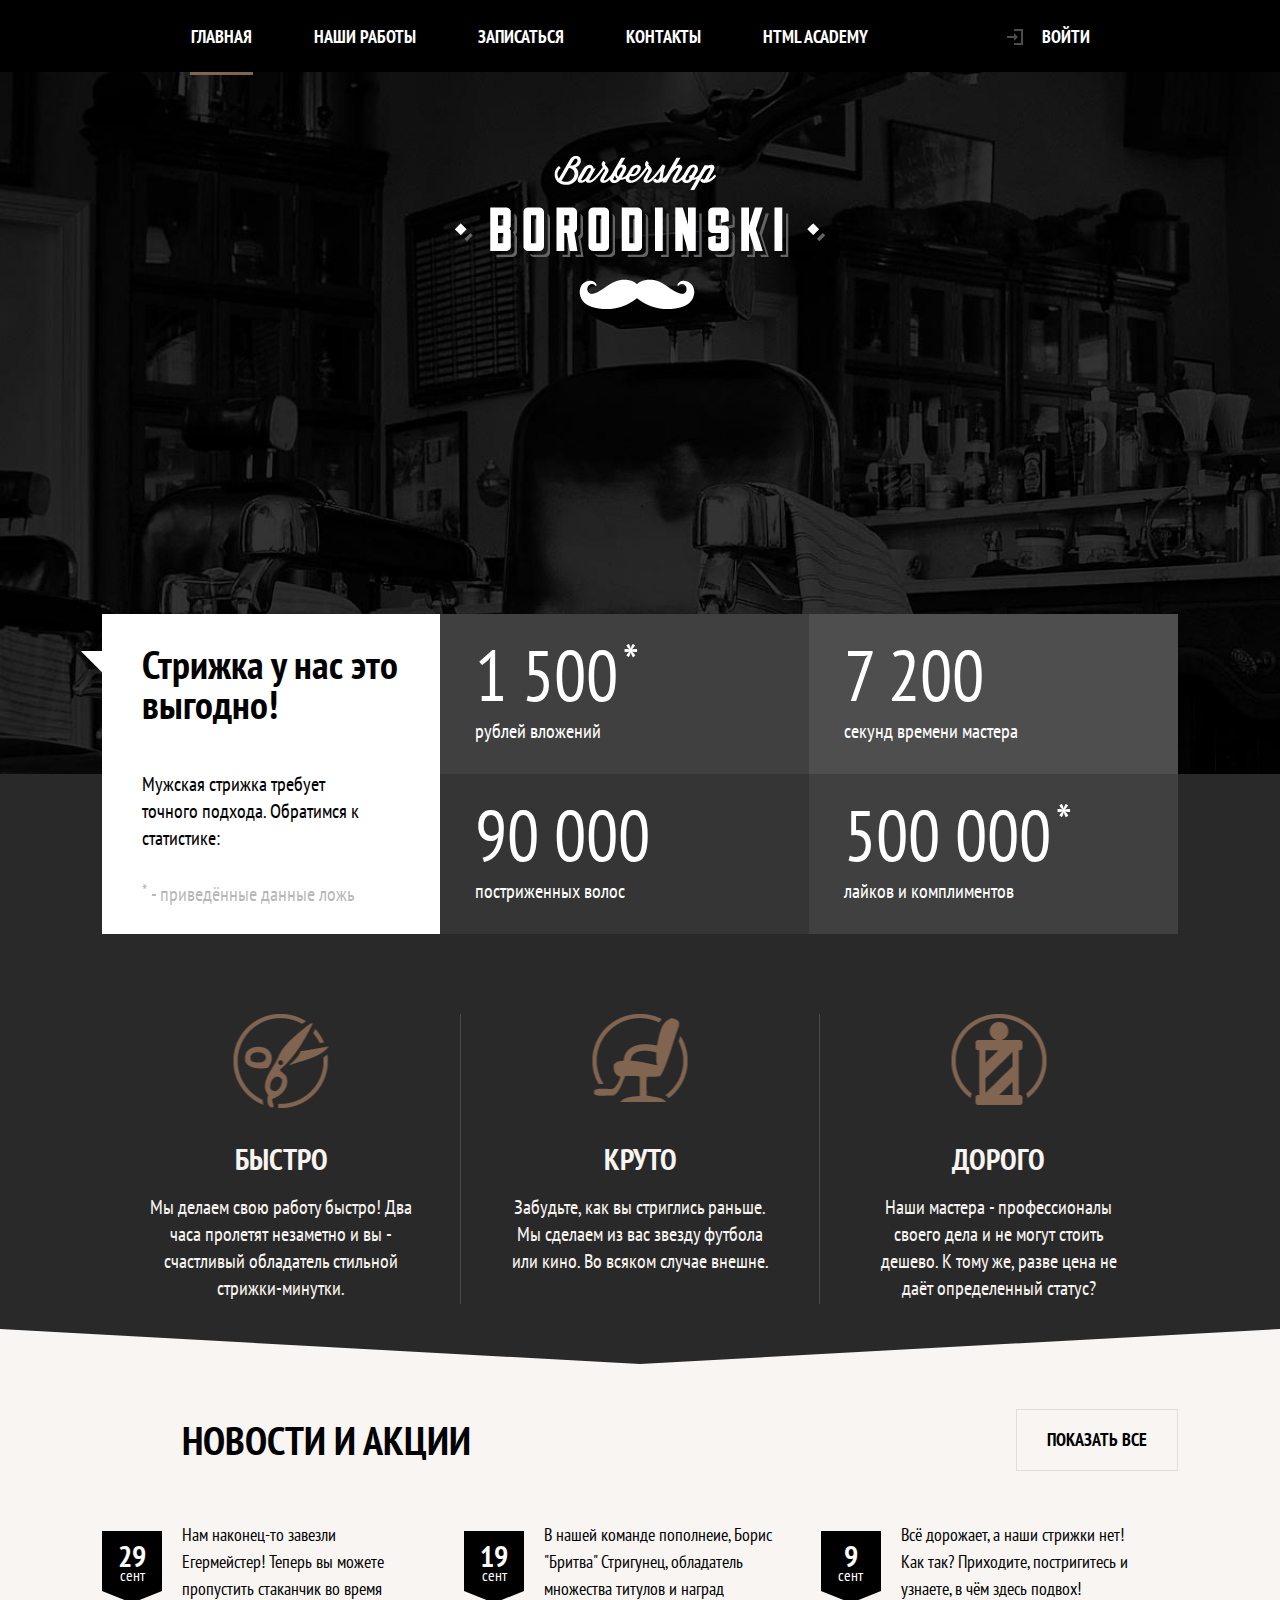
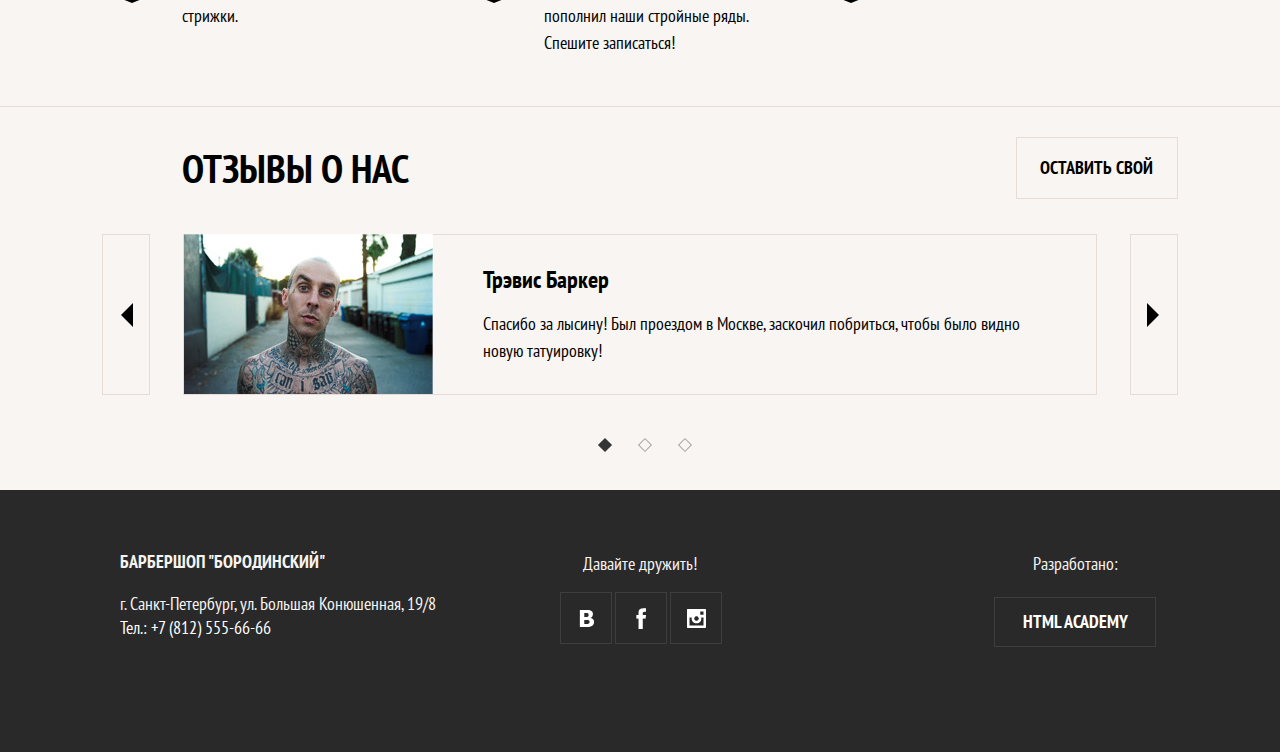
<file: index.html>
<!DOCTYPE html>
<html lang="ru">
<head>
	<meta charset="UTF-8">
	<title>Document</title>
	<meta name="viewport" content="width=device-width, initial-scale=1.0">
	<meta name="format-detection" content="telephone=no">
	<link rel="stylesheet" href="css/style.css">
	<link rel="stylesheet" href="css/normalize.css">
</head>
<body>
	<header class="page-header">
		<a class="page-header__logo">
			<picture>
					<source media="(min-width: 1200px)" srcset="img/logotype-desktop.png">
				<source media="(min-width: 768px)" srcset="img/logotype-tablet.png">
				<img src="img/logotype-mobile.png" width="226" height="30" alt="Барбершоп Бородинский">
			</picture>
		</a>
		<nav class="main-nav main-nav--closed main-nav--nojs">
			<button class="main-nav__toggle" type="button"><span class="visually-hidden">Открыть меню</span></button>
			<div class="main-nav__wrapper">
				<ul class="main-nav__list site-list">
					<li class="site-list__item site-list__item--active">
						<a>Главная</a>
					</li>
					<li class="site-list__item">
						<a href="photo.html">Наши работы</a>
					</li>
					<li class="site-list__item">
						<a href="form.html">Записаться</a>
					</li>
					<li class="site-list__item">
						<a href="#">Контакты</a>
					</li>
					<li class="site-list__item">
						<a href="#">HTML Academy</a>
					</li>
				</ul>
				<ul class="main-nav__list user-list">
					<li class="user-list__item">
						<a href="login.html" class="user-list__login">
							<svg class="user-list__login-icon" width="16" height="16" xmlns="http://www.w3.org/2000/svg" viewBox="0 0 16 16">
							<polygon points="0 7 7.01 7 7.01 4.06 10.96 8.01 7.01 11.91 7.01 9.06 0 9.02 0 7"/>
							<polygon points="7.01 0 7.01 2 14.03 2 14.03 13.99 7.01 13.99 7.01 16 16 16 16 0 7.01 0"/>
							</svg>
							Войти
						</a>
					</li>
				</ul>
			</div>
		</nav>
	</header>
	<main class="page-main">
		<h1 class="visually-hidden">Барбершоп Бородинский</h1>
		<section class="stats">
			<header class="stats__header">
				<h2 class="visually-hidden">Статистика Барбершопа</h2>
				<b class="stats__slogan">Стрижка у нас это выгодно!</b>
				<p class="stats__intro">Мужская стрижка требует точного подхода. Обратимся к статистике:</p>
				<small class="stats__legend stats__legend--top">
					<sup>*</sup> - приведённые данные ложь
				</small>
			</header>
			<table class="stats__list">
				<tr>
					<td class="stats__value">
						1 500<sup>*</sup>
					</td>
					<td class="stats__field">
						рублей<br> вложений
					</td>
				</tr>
				<tr>
					<td class="stats__value">
						7 200
					</td>
					<td class="stats__field">
						секунд<br> времени мастера
					</td>
				</tr>
				<tr>
					<td class="stats__value">
						90 000
					</td>
					<td class="stats__field">
						постриженных<br> волос
					</td>
				</tr>
				<tr>
					<td class="stats__value">
						500 000<sup>*</sup>
					</td>
					<td class="stats__field">
						лайков<br> и комплиментов
					</td>
				</tr>
			</table>
			<small class="stats__legend stats__legend--bottom">
					<sup>*</sup> - приведённые данные ложь
				</small>
		</section>
		<section class="advantages">
			<div class="advantages__wrapper slider">
				<h2 class="visually-hidden">Наши преимущества</h2>
				<ul class="advantages__list slider__list">
					<li class="advantages__item advantages__item--fast slider__item">
						<h3 class="advantages__title">
							Быстро
						</h3>
						<p class="advantages__description">
							Мы делаем свою работу быстро! Два часа пролетят незаметно и вы - счастливый обладатель стильной стрижки-минутки.
						</p>
					</li>
					<li class="advantages__item advantages__item--cool slider__item">
						<h3 class="advantages__title">
							Круто
						</h3>
						<p class="advantages__description">
							Забудьте, как вы стриглись раньше. Мы сделаем из вас звезду футбола или кино. Во всяком случае внешне.
						</p>
					</li>
					<li class="advantages__item advantages__item--price slider__item">
						<h3 class="advantages__title">
							Дорого
						</h3>
						<p class="advantages__description">
							Наши мастера - профессионалы своего дела и не могут стоить дешево. К тому же, разве цена не даёт определенный статус?
						</p>
					</li>
				</ul>
				<p class="advantages__toggles slider__toggles">
					<button class="slider__toggle slider__toggle--active" type="button"><span class="visually-hidden">1</span></button>
					<button class="slider__toggle" type="button"><span class="visually-hidden">2</span></button>
					<button class="slider__toggle" type="button"><span class="visually-hidden">3</span></button>
				</p>
			</div>
		</section>
		<section class="news">
			<div class="news__wrapper">
				<h2 class="news__title">Новости и акции</h2>
				<ul class="news__list">
					<li class="news__item">
						<time class="news__date" datetime="2019-09-29">
							<b class="news__day">29</b>
							<span class="news__month">сент</span>
						</time>
						<p class="news__text"><a href="#" class="news__link">Нам наконец-то завезли Егермейстер! Теперь вы можете пропустить стаканчик во время стрижки.</a></p>
					</li>
					<li class="news__item">
						<time class="news__date" datetime="2019-09-19">
							<b class="news__day">19</b>
							<span class="news__month">сент</span>
						</time>
						<p class="news__text"><a href="#" class="news__link">В нашей команде пополнеие, Борис "Бритва" Стригунец, обладатель множества титулов и наград пополнил наши стройные ряды. Спешите записаться!</a></p>
					</li>
					<li class="news__item">
						<time class="news__date" datetime="2019-09-09">
							<b class="news__day">9</b>
							<span class="news__month">сент</span>
						</time>
						<p class="news__text"><a href="#" class="news__link">Всё дорожает, а наши стрижки нет! Как так? Приходите, постригитесь и узнаете, в чём здесь подвох!</a></p>
					</li>
				</ul>
				<a href="#" class="news__to-all button">Показать все</a>
			</div>
		</section>
		<section class="reviews">
			<div class="reviews__wrapper slider">
				<h2 class="reviews__title">Отзывы о нас</h2>
				<a href="#" class="reviews__write button">Оставить свой</a>
				<div class="reviews__block">
						<div class="reviews__button-prev">
							<button class="reviews__prev" type="button"><span class="visually-hidden">Предыдущий отзыв</span></button>
						</div>
					<div class="reviews__list slider__list">
						<blockquote class="reviews__item slider__item">
							<p class="reviews__author-picture">
								<picture>
										<source media="(min-width: 1200px)" srcset="img/review-1.jpg">
										<source media="(min-width: 768px)" srcset="img/review-1-tablet.jpg">
										<img class="reviews__author-image" src="img/review-1-mobile.jpg" alt="Фото Трэвиса Баркера">
								</picture>
							</p>
							<div class="reviews__text">
								<cite class="reviews__author-name">Трэвис Баркер</cite>
								<p class="reviews__author-text">Спасибо за лысину! Был проездом в Москве, заскочил побриться, чтобы было видно новую татуировку!</p>
							</div>
						</blockquote>
					</div>
					<div class="reviews__button-next">
						<button class="reviews__next" type="button"><span class="visually-hidden">Следующий отзыв</span></button>
					</div>
				</div>
				<p class="reviews__toggles slider__toggles">
					<button class="slider__toggle slider__toggle--active" type="button"><span class="visually-hidden">1</span></button>
					<button class="slider__toggle" type="button"><span class="visually-hidden">2</span></button>
					<button class="slider__toggle" type="button"><span class="visually-hidden">3</span></button>
				</p>
			</div>
		</section>
	</main>
	<footer class="page-footer">
		<div class="page-footer__wrapper">
			<div class="page-footer__contacts contacts">
				<b class="contacts__title">Барбершоп "Бородинский"</b>
				<p class="contacts_text">
					г. Санкт-Петербург, ул. Большая Конюшенная, 19/8
					<a href="tel:+78125556666" class="contacts__phone">
						<span class="contacts__phone-mobile">Тел.:</span> +7 (812) 555-66-66
					</a>
				</p>
			</div>
			<div class="page-footer__social social">
				<b class="social__title">Давайте дружить!</b>
				<ul class="social__list">
					<li class="social__item">
						<a href="#" class="social__link social__link--vkontakte"><span class="visually-hidden">Мы в Вконтакте</span></a>
					</li>
					<li class="social__item">
						<a href="#" class="social__link social__link--facebook"><span class="visually-hidden">Мы в Facebook</span></a>
					</li>
					<li class="social__item">
						<a href="#" class="social__link social__link--instagram"><span class="visually-hidden">Мы в Instagram</span></a>
					</li>
				</ul>
			</div>
			<div class="page-footer__copyright copyright">
				<div class="copyright__block">
					<b class="copyright__text">Разработано:</b>
					<a href="#" class="button copyright__link">HTML Academy</a>
				</div>
			</div>
		</div>
	</footer>
	<script src="js/script.js"></script>
</body>
</html>
</file>
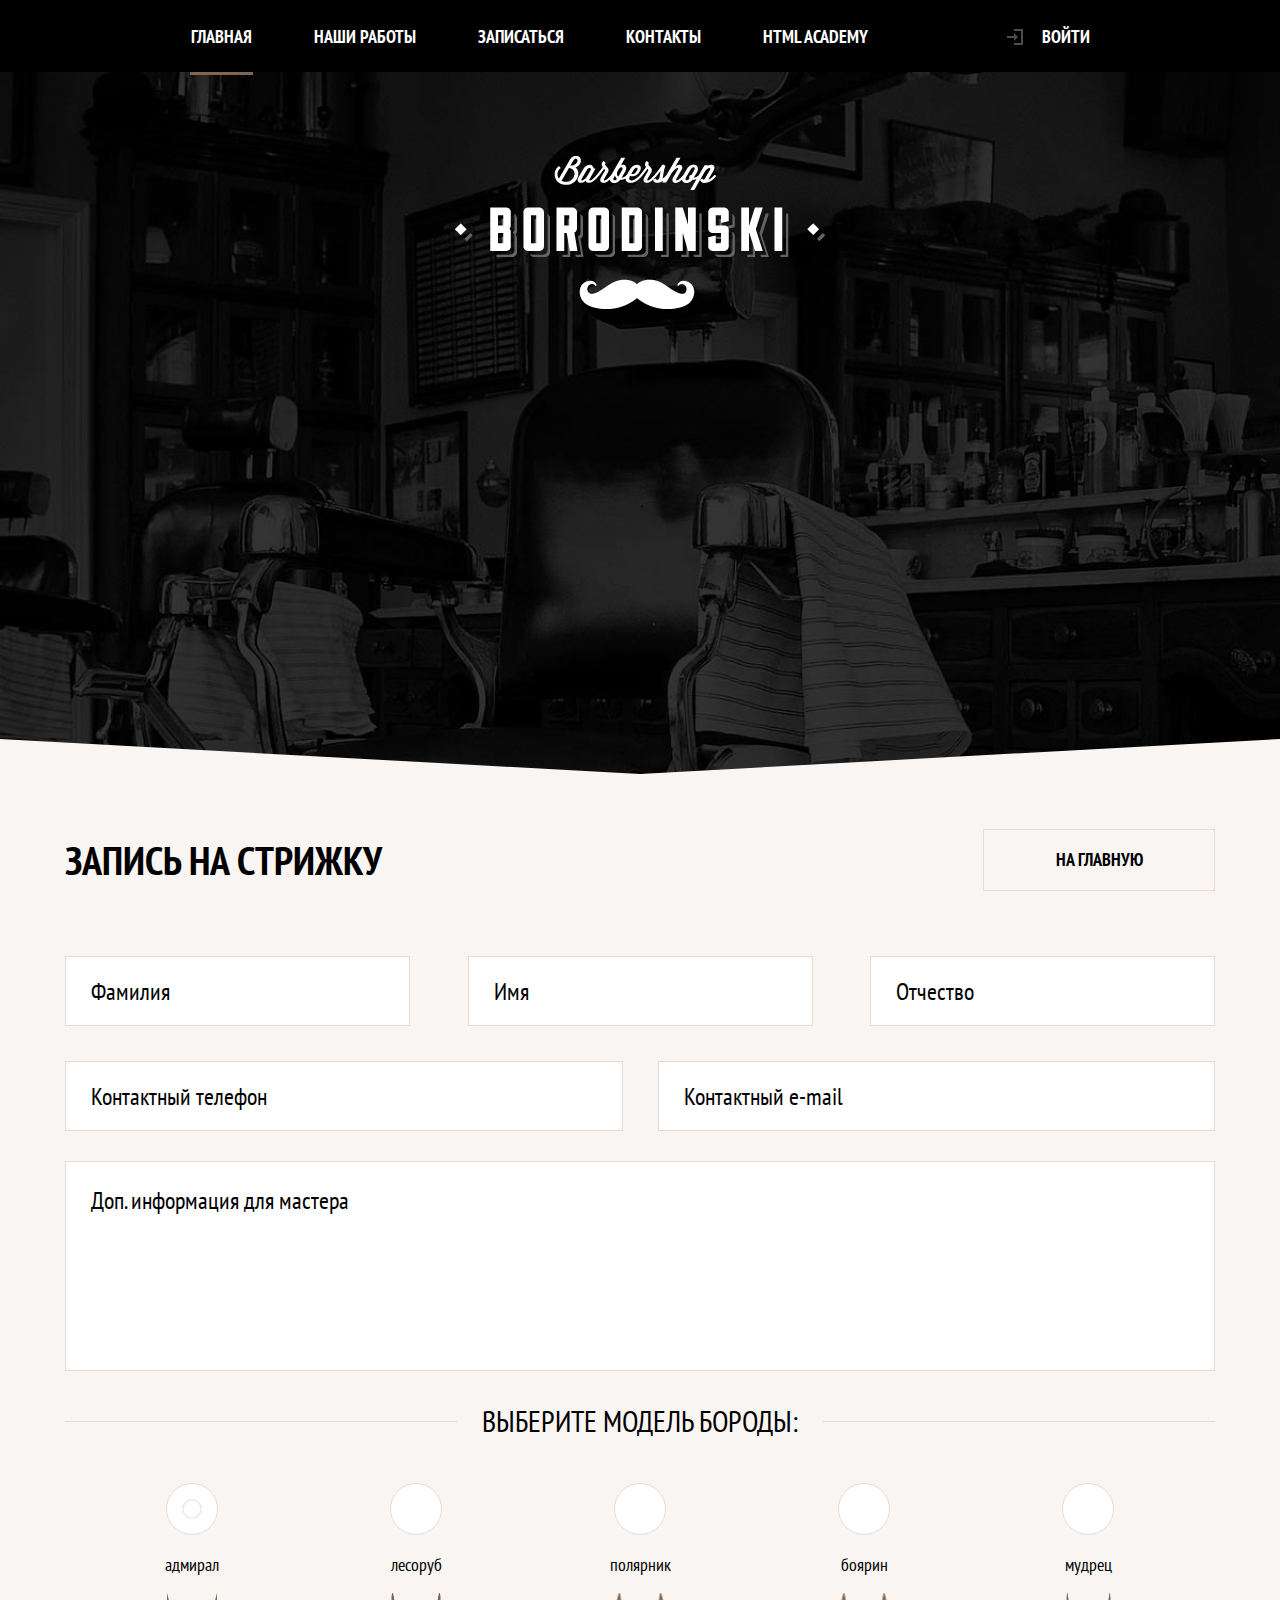
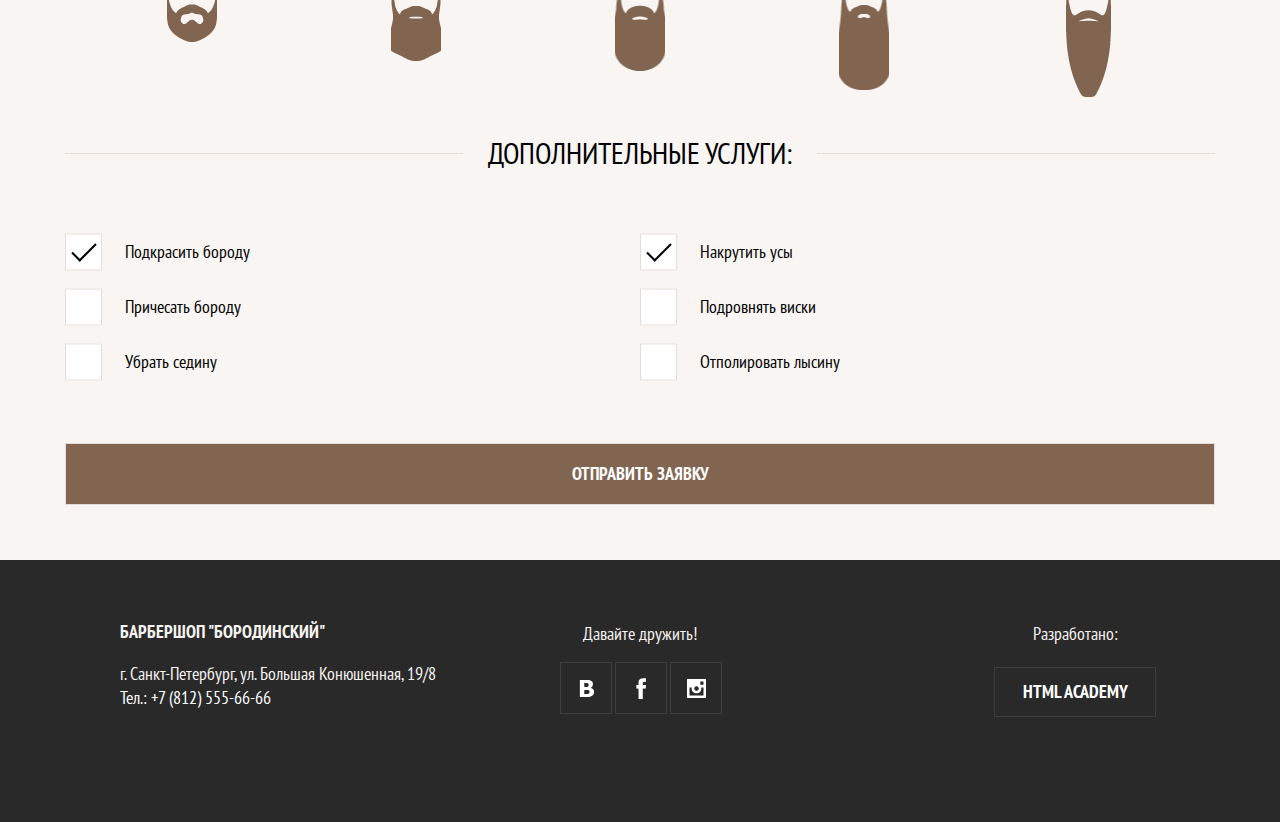
<file: form.html>
<!DOCTYPE html>
<html lang="ru">
<head>
	<meta charset="UTF-8">
	<title>Document</title>
	<meta name="viewport" content="width=device-width, initial-scale=1.0">
	<meta name="format-detection" content="telephone=no">
	<link rel="stylesheet" href="css/style.css">
	<link rel="stylesheet" href="css/normalize.css">
</head>
<body>
	<header class="page-header">
		<a class="page-header__logo">
			<picture>
					<source media="(min-width: 1200px)" srcset="img/logotype-desktop.png">
				<source media="(min-width: 768px)" srcset="img/logotype-tablet.png">
				<img src="img/logotype-mobile.png" width="226" height="30" alt="Барбершоп Бородинский">
			</picture>
		</a>
		<nav class="main-nav main-nav--closed main-nav--nojs">
			<button class="main-nav__toggle" type="button"><span class="visually-hidden">Открыть меню</span></button>
			<div class="main-nav__wrapper">
				<ul class="main-nav__list site-list">
					<li class="site-list__item site-list__item--active">
						<a>Главная</a>
					</li>
					<li class="site-list__item">
						<a href="photo.html">Наши работы</a>
					</li>
					<li class="site-list__item">
						<a href="form.html">Записаться</a>
					</li>
					<li class="site-list__item">
						<a href="#">Контакты</a>
					</li>
					<li class="site-list__item">
						<a href="#">HTML Academy</a>
					</li>
				</ul>
				<ul class="main-nav__list user-list">
					<li class="user-list__item">
						<a href="login.html" class="user-list__login">
							<svg class="user-list__login-icon" width="16" height="16" xmlns="http://www.w3.org/2000/svg" viewBox="0 0 16 16">
							<polygon points="0 7 7.01 7 7.01 4.06 10.96 8.01 7.01 11.91 7.01 9.06 0 9.02 0 7"/>
							<polygon points="7.01 0 7.01 2 14.03 2 14.03 13.99 7.01 13.99 7.01 16 16 16 16 0 7.01 0"/>
							</svg>
							Войти
						</a>
					</li>
				</ul>
			</div>
		</nav>
	</header>
	<main class="inner-page">
    <div class="inner-page__wrapper">
      <h2 class="inner-page__title">Запись на стрижку</h2>
      <a href="index.html" class="button inner-page__to-main">На главную</a>
      <form class="inner-page__form form" action="#">
        <fieldset class="form__name-block">
          <div class="form__name-block-wrapper">
            <input class="form__input-text" type="text" placeholder="Фамилия">
            <input class="form__input-text" type="text" placeholder="Имя">
            <input class="form__input-text" type="text" placeholder="Отчество">
          </div>
        </fieldset>
        <fieldset class="form__contact-block">
          <div class="form__contact-block-wrapper">
            <input class="form__input-contact" type="tel" placeholder="Контактный телефон">
            <input class="form__input-contact" type="email" placeholder="Контактный e-mail">
          </div>
        </fieldset>
        <fieldset class="form__comment-block">
          <textarea  class="form__input-textarea" placeholder="Доп. информация для мастера"></textarea>
        </fieldset>
        <fieldset class="form__bread-block bread-block">
          <legend class="bread-block__title">Выберите модель бороды:</legend>
          <ul class="bread-block__list">
              <li class="bread-block__item"><input class="bread-block__input" type="radio" id="beard-admiral" name="type-beard" value="admiral" checked><label class="bread-block__label bread-block__label--admiral" for="beard-admiral">Адмирал</label></li>
              <li class="bread-block__item"><input class="bread-block__input" type="radio" id="beard-lesorub" name="type-beard" value="lesorub"><label class="bread-block__label bread-block__label--lesorub" for="beard-lesorub">Лесоруб</label></li>
              <li class="bread-block__item"><input class="bread-block__input" type="radio" id="beard-polyarnik" name="type-beard" value="polyarnik"><label class="bread-block__label bread-block__label--polyarnik" for="beard-polyarnik">Полярник</label></li>
              <li class="bread-block__item"><input class="bread-block__input" type="radio" id="beard-boyarin" name="type-beard" value="boyarin"><label class="bread-block__label bread-block__label--boyarin" for="beard-boyarin">Боярин</label></li>
              <li class="bread-block__item"><input class="bread-block__input" type="radio" id="beard-mudrec" name="type-beard" value="mudrec"><label class="bread-block__label bread-block__label--mudrec" for="beard-mudrec">Мудрец</label></li>
          </ul>
        </fieldset>
        <fieldset class="form__services-block services-block">
          <legend class="services-block__title">Дополнительные услуги:</legend>
          <ul class="services-block__list">
            <li class="services-block__item"><input class="services-block__input" type="checkbox" id="tint-beard" value="tint-beard" checked><label class="services-block__label" for="tint-beard">Подкрасить бороду</label></li>
            <li class="services-block__item"><input class="services-block__input" type="checkbox" id="wind-mustache" value="wind-mustache" checked><label class="services-block__label" for="wind-mustache">Накрутить усы</label></li>
            <li class="services-block__item"><input class="services-block__input" type="checkbox" id="comb-beard" value="comb-beard"><label class="services-block__label" for="comb-beard">Причесать бороду</label></li>
            <li class="services-block__item"><input class="services-block__input" type="checkbox" id="trim-temple" value="trim-temple"><label class="services-block__label" for="trim-temple">Подровнять виски</label></li>
            <li class="services-block__item"><input class="services-block__input" type="checkbox" id="remore-gray-hair" value="remore-gray-hair"><label class="services-block__label" for="remore-gray-hair">Убрать седину</label></li>
            <li class="services-block__item"><input class="services-block__input" type="checkbox" id="polish-bald-head" value="polish-bald-head"><label class="services-block__label" for="polish-bald-head">Отполировать лысину</label></li>
          </ul> 
        </fieldset>
        <button class="button form__submit-button" type="submit">Отправить заявку</button>
      </form>
    </div>
  </main>
  <footer class="page-footer">
    <div class="page-footer__wrapper">
      <div class="page-footer__contacts contacts">
        <b class="contacts__title">Барбершоп "Бородинский"</b>
        <p class="contacts_text">
          г. Санкт-Петербург, ул. Большая Конюшенная, 19/8
          <a href="tel:+78125556666" class="contacts__phone">
            <span class="contacts__phone-mobile">Тел.:</span> +7 (812) 555-66-66
          </a>
        </p>
      </div>
      <div class="page-footer__social social">
        <b class="social__title">Давайте дружить!</b>
        <ul class="social__list">
          <li class="social__item">
            <a href="#" class="social__link social__link--vkontakte"><span class="visually-hidden">Мы в Вконтакте</span></a>
          </li>
          <li class="social__item">
            <a href="#" class="social__link social__link--facebook"><span class="visually-hidden">Мы в Facebook</span></a>
          </li>
          <li class="social__item">
            <a href="#" class="social__link social__link--instagram"><span class="visually-hidden">Мы в Instagram</span></a>
          </li>
        </ul>
      </div>
      <div class="page-footer__copyright copyright">
        <div class="copyright__block">
          <b class="copyright__text">Разработано:</b>
          <a href="#" class="button copyright__link">HTML Academy</a>
        </div>
      </div>
    </div>
  </footer>
  <script src="js/script.js"></script>
</body>
</html>
</file>
<file: css/style.css>
@font-face {
  font-weight: normal;
  font-family: "PT Sans Narrow";
  font-style: normal;
  font-display: swap;
  src: url("../fonts/PTSansNarrow.woff2") format("woff2"), url("../fonts/PTSansNarrow.woff") format("woff");
}

@font-face {
  font-weight: bold;
  font-family: "PT Sans Narrow";
  font-style: normal;
  font-display: swap;
  src: url("../fonts/PTSansNarrowBold.woff2") format("woff2"), url("../fonts/PTSansNarrowBold.woff") format("woff");
}

body {
  min-width: 320px;
  margin: 0;
  padding: 0;
  font-size: 18px;
  line-height: 27px;
  font-family: "PT Sans Narrow", "Arial", sans-serif;
  color: #f7f4f1;
  font-style: normal;
  background-color: #292929;
}

img {
  max-width: 100%;
  height: auto;
}

.visually-hidden:not(:focus):not(:active) {
  position: absolute;
  width: 1px;
  height: 1px;
  margin: -1px;
  border: 0;
  padding: 0;
  white-space: nowrap;
  -webkit-clip-path: inset(100%);
          clip-path: inset(100%);
  clip: rect 0 0 0 0;
  overflow: hidden;
}

.button {
  display: inline-block;
  padding: 18px 0;
  min-width: 160px;
  font-size: 18px;
  line-height: 24px;
  font-weight: bold;
  color: #000;
  text-transform: uppercase;
  text-decoration: none;
  text-align: center;
  background-color: transparent;
  border: 1px solid #e5ddd5;
}

.button:hover {
  border-color: #d5c9bd;
}

.button:active {
  color: rgba(0, 0, 0, 0.3);
  background-color: #d5c9bd;
  border-color: #d5c9bd;
}

.slider__list {
  display: -webkit-box;
  display: -ms-flexbox;
  display: flex;
  -webkit-box-orient: vertical;
  -webkit-box-direction: normal;
      -ms-flex-direction: column;
          flex-direction: column;
  -webkit-box-align: center;
      -ms-flex-align: center;
          align-items: center;
}

.slider__item {
  position: relative;
}

.slider__toggle {
  position: relative;
  margin-right: 40px;
  padding: 0;
  border: none;
  font: inherit;
  color: inherit;
  background-color: transparent;
}

.slider__toggle:focus {
  outline: none;
}

.slider__toggle:focus::after {
  border: 2px solid #826550;
}

.slider__toggle::after {
  content: "";
  position: absolute;
  display: block;
  width: 10px;
  height: 10px;
  -webkit-box-sizing: border-box;
          box-sizing: border-box;
  -webkit-transform: rotate(45deg);
          transform: rotate(45deg);
  background-color: transparent;
  border: 1px solid #a5a5a5;
}

.slider__toggle:hover::after {
  border: 1px solid #d5c9bd;
}

.slider__toggle:last-child {
  margin-right: 0;
}

.slider__toggle--active::after {
  border: none;
  border: none;
}

.page-header {
  display: -webkit-box;
  display: -ms-flexbox;
  display: flex;
  -webkit-box-orient: vertical;
  -webkit-box-direction: normal;
      -ms-flex-direction: column;
          flex-direction: column;
}

.page-header__logo {
  height: 30px;
  padding: 27px 0;
  text-align: center;
}

.page-header__logo img {
  width: 226px;
  height: 30px;
}

@media (min-width: 768px) {
  .page-header {
    background-color: #000000;
  }
  .page-header__logo {
    -webkit-box-ordinal-group: 3;
        -ms-flex-order: 2;
            order: 2;
    width: 100%;
    height: 400px;
    background-color: #000000;
    background-image: url("../img/background.jpg");
    background-repeat: no-repeat;
    background-position: center -9px;
  }
  .page-header__logo img {
    display: block;
    width: 370px;
    height: auto;
    margin: 0 auto;
    margin-top: 40px;
  }
}

@media (min-width: 1200px) {
  .page-header__logo {
    height: 648px;
    background-position: center 0;
    background-size: cover;
  }
  .page-header__logo img {
    margin-top: 57px;
  }
}

.main-nav {
  position: relative;
  width: auto;
  min-height: 51px;
  background-color: #826550;
}

.main-nav__toggle {
  position: absolute;
  top: 0;
  right: 0;
  z-index: 2;
  display: block;
  width: 70px;
  height: 50px;
  background-color: #6a4d38;
  cursor: pointer;
  border: none;
}

.main-nav__toggle:hover, .main-nav__toggle:active {
  background-color: #624530;
}

.main-nav--closed .main-nav__toggle::before {
  content: "";
  position: absolute;
  top: 15px;
  left: 17px;
  width: 36px;
  height: 2px;
  background-color: #ffffff;
  -webkit-box-shadow: 0 8px 0 0 #ffffff, 0 16px 0 0 #ffffff;
          box-shadow: 0 8px 0 0 #ffffff, 0 16px 0 0 #ffffff;
}

.main-nav--closed .main-nav__toggle:active::before {
  background-color: rgba(255, 255, 255, 0.3);
  -webkit-box-shadow: 0 8px 0 0 rgba(255, 255, 255, 0.3), 0 16px 0 0 rgba(255, 255, 255, 0.3);
          box-shadow: 0 8px 0 0 rgba(255, 255, 255, 0.3), 0 16px 0 0 rgba(255, 255, 255, 0.3);
}

.main-nav--opened .main-nav__toggle {
  top: 0;
  right: auto;
  left: 0;
}

.main-nav--opened .main-nav__toggle::before, .main-nav--opened .main-nav__toggle::after {
  content: "";
  position: absolute;
  top: 24px;
  left: 18px;
  width: 36px;
  height: 2px;
  background-color: #ffffff;
}

.main-nav--opened .main-nav__toggle::before {
  -webkit-transform: rotate(45deg);
          transform: rotate(45deg);
  -webkit-box-shadow: none;
          box-shadow: none;
}

.main-nav--opened .main-nav__toggle::after {
  -webkit-transform: rotate(-45deg);
          transform: rotate(-45deg);
}

.main-nav--opened .main-nav__toggle:active::before, .main-nav--opened .main-nav__toggle:active::after {
  background-color: rgba(255, 255, 255, 0.3);
}

.main-nav__list {
  margin: 0;
  padding: 0;
  list-style: none;
}

@media (max-width: 767px) {
  .main-nav--closed .site-list__item {
    display: none;
  }
  .main-nav--closed .site-list__item--active {
    display: block;
  }
  .main-nav--closed .site-list__item--active a {
    padding-right: 70px;
    padding-left: 70px;
    text-align: center;
  }
  .main-nav--closed .user-list__item {
    display: none;
  }
  .main-nav--opened .main-nav__wrapper {
    position: absolute;
    top: 0;
    right: 0;
    left: 70px;
    z-index: 10;
    min-height: 80vh;
    background-color: #6a4d38;
  }
  .main-nav--opened .main-nav__wrapper::before {
    content: "";
    position: absolute;
    top: 0;
    left: 0;
    z-index: 2;
    width: 7px;
    height: 100%;
    -webkit-box-shadow: inset 4px 0 7px -2px rgba(0, 0, 0, 0.4);
            box-shadow: inset 4px 0 7px -2px rgba(0, 0, 0, 0.4);
  }
  .main-nav--nojs .main-nav__toggle {
    display: none;
  }
  .main-nav--nojs .main-nav__wrapper {
    position: static;
    min-height: 0;
  }
  .main-nav--nojs .site-list__item {
    display: block;
  }
  .main-nav--nojs .site-list__item--active a {
    padding-right: 21px;
    padding-left: 21px;
    text-align: left;
  }
  .main-nav--nojs .user-list__item {
    display: block;
    background-color: #6a4d38;
  }
}

@media (min-width: 768px) {
  .main-nav {
    width: auto;
    margin: 0;
    background-color: #000000;
  }
  .main-nav__wrapper {
    display: -webkit-box;
    display: -ms-flexbox;
    display: flex;
    -webkit-box-pack: justify;
        -ms-flex-pack: justify;
            justify-content: space-between;
    width: 84%;
    max-width: 960px;
    margin: 0 auto;
  }
  .main-nav__toggle {
    display: none;
  }
}

.site-list {
  font-weight: bold;
}

.site-list a {
  display: block;
  padding: 12px 21px;
  padding-bottom: 13px;
  font-size: 18px;
  line-height: 24px;
  color: #ffffff;
  text-transform: uppercase;
  text-decoration: none;
  background-color: #826550;
  border-top: 1px solid #886e5b;
  border-bottom: 1px solid #71543f;
}

.site-list a[href]:hover {
  background-color: #755a46;
  border-top-color: #755a46;
}

.site-list a[href]:active {
  color: rgba(255, 255, 255, 0.3);
  background-color: #6a4d38;
  border-top-color: #6a4d38;
}

@media (min-width: 768px) {
  .site-list {
    display: -webkit-box;
    display: -ms-flexbox;
    display: flex;
    -ms-flex-wrap: wrap;
        flex-wrap: wrap;
    -webkit-box-pack: start;
        -ms-flex-pack: start;
            justify-content: flex-start;
    -webkit-box-flex: 1;
        -ms-flex-positive: 1;
            flex-grow: 1;
    width: 570px;
  }
  .site-list__item {
    margin-right: 32px;
  }
  .site-list__item:last-child {
    margin-right: 0;
  }
  .site-list__item--active {
    position: relative;
  }
  .site-list__item--active::after {
    content: "";
    position: absolute;
    right: 0;
    bottom: -3px;
    left: 0;
    height: 3px;
    background-color: #826550;
  }
  .site-list__item a {
    padding: 0;
    padding-top: 25px;
    padding-bottom: 23px;
    background: none;
    border: none;
  }
  .site-list__item a[href]:hover {
    color: #826550;
    background-color: #000000;
  }
  .site-list__item a[href]:active {
    color: #ffffff;
    background-color: #000000;
    opacity: 0.3;
  }
}

@media (min-width: 1200px) {
  .site-list {
    width: 780px;
  }
  .site-list__item {
    margin-right: 0;
  }
  .site-list__item--active::after {
    right: 30px;
    left: 30px;
  }
  .site-list__item a {
    padding-right: 31px;
    padding-left: 31px;
  }
  .site-list__item a[href]:hover {
    color: #000000;
    background-color: #ffffff;
  }
  .site-list__item a[href]:active {
    color: rgba(0, 0, 0, 0.3);
    background-color: #ffffff;
    opacity: 1;
  }
}

.user-list__login {
  position: relative;
  display: block;
  padding: 17px 21px;
  padding-left: 49px;
  line-height: 18px;
  color: #ffffff;
  text-decoration: none;
}

.user-list__login-icon {
  position: absolute;
  top: 17px;
  left: 21px;
  width: 16px;
  height: 16px;
  opacity: 0.3;
}

.user-list__login-icon polygon {
  fill: #ffffff;
}

@media (min-width: 768px) {
  .user-list {
    width: 60px;
  }
  .user-list__login {
    width: 60px;
    height: 70px;
    padding: 0;
    font-size: 0;
  }
  .user-list__login-icon {
    top: 29px;
    left: 12px;
  }
  .user-list__login:hover .user-list__login-icon {
    opacity: 1;
  }
  .user-list__login:hover .user-list__login-icon polygon {
    fill: #826550;
  }
  .user-list__login:active .user-list__login-icon {
    opacity: 0.3;
  }
  .user-list__login:active .user-list__login-icon polygon {
    fill: #ffffff;
  }
}

@media (min-width: 1200px) {
  .user-list {
    width: auto;
    max-width: 160px;
  }
  .user-list__login {
    position: relative;
    width: auto;
    height: auto;
    padding: 25px 30px 23px 50px;
    font-size: 18px;
    line-height: 24px;
    font-weight: bold;
    text-transform: uppercase;
    text-decoration: none;
  }
  .user-list__login:hover {
    color: #000000;
    background-color: #ffffff;
  }
  .user-list__login:active {
    color: rgba(0, 0, 0, 0.3);
    background-color: #ffffff;
  }
  .user-list__login:hover .user-list__login-icon {
    opacity: 0.3;
  }
  .user-list__login:hover .user-list__login-icon polygon {
    fill: #000000;
  }
  .user-list__login:active .user-list__login-icon {
    opacity: 0.1;
  }
  .user-list__login-icon {
    left: 15px;
  }
}

.stats {
  width: auto;
}

.stats__header {
  padding: 30px 40px 30px;
  color: #000000;
  background-color: #fff;
}

.stats__slogan {
  display: block;
  margin-bottom: 15px;
  font-size: 30px;
  line-height: 30px;
  font-weight: bold;
  text-align: center;
  text-transform: uppercase;
}

.stats__intro {
  margin: 0;
  font-size: 20px;
  line-height: 27px;
  text-align: center;
}

.stats__legend {
  display: block;
  font-size: 20px;
  line-height: 20px;
}

.stats__legend--bottom {
  padding-top: 20px;
  padding-bottom: 14px;
  text-align: center;
  color: rgba(255, 255, 255, 0.3);
  background-color: #292929;
}

.stats__legend--top {
  display: none;
}

.stats__legend sup {
  top: -0.25em;
  font-size: 90%;
}

.stats__list {
  width: 100%;
  border-collapse: collapse;
}

.stats__list tr {
  color: #ffffff;
  background-color: #404040;
}

.stats__list tr:nth-child(2) {
  background-color: #4e4e4e;
}

.stats__list tr:nth-child(3) {
  background-color: #353535;
}

.stats__list tr:nth-child(4) {
  background-color: #404040;
}

.stats__value, .stats__field {
  width: 50%;
  padding: 20px;
  padding-bottom: 19px;
  vertical-align: top;
}

.stats__value {
  padding-right: 0;
  font-size: 40px;
  line-height: 40px;
}

.stats__value sup {
  top: -0.35em;
  margin-left: 5px;
}

.stats__field {
  padding-left: 0;
  font-size: 18px;
  line-height: 18px;
  text-align: right;
}

@media (min-width: 768px) {
  .stats {
    width: 84%;
    max-width: 1200px;
    margin: 0 auto;
    margin-top: -175px;
  }
  .stats__header {
    position: relative;
    display: -webkit-box;
    display: -ms-flexbox;
    display: flex;
    -ms-flex-wrap: wrap;
        flex-wrap: wrap;
    -webkit-box-pack: justify;
        -ms-flex-pack: justify;
            justify-content: space-between;
    min-height: 175px;
    -webkit-box-sizing: border-box;
            box-sizing: border-box;
  }
  .stats__header::before {
    content: "";
    position: absolute;
    top: 25px;
    left: -15px;
    border: 15px solid transparent;
    border-bottom-color: #ffffff;
    -webkit-transform: rotate(45deg);
            transform: rotate(45deg);
  }
  .stats__slogan {
    width: 50%;
    font-size: 40px;
    line-height: 40px;
    text-align: left;
    text-transform: none;
  }
  .stats__intro {
    width: 37.5%;
    margin-top: 5px;
    padding: 0;
    padding-left: 30px;
    text-align: left;
  }
  .stats__legend--top {
    display: block;
    width: 50%;
    color: rgba(0, 0, 0, 0.3);
  }
  .stats__legend--bottom {
    display: none;
  }
  .stats__list {
    display: -webkit-box;
    display: -ms-flexbox;
    display: flex;
  }
  .stats__list tbody {
    display: -webkit-box;
    display: -ms-flexbox;
    display: flex;
    -ms-flex-wrap: wrap;
        flex-wrap: wrap;
  }
  .stats__list tr {
    width: 50%;
    -webkit-box-sizing: border-box;
            box-sizing: border-box;
    padding: 25px 35px;
    padding-bottom: 28px;
  }
  .stats__list td {
    display: block;
    width: auto;
    padding: 0;
  }
  .stats__value {
    margin-bottom: 7px;
    font-size: 72px;
    line-height: 72px;
  }
  .stats__field {
    font-size: 20px;
    line-height: 27px;
    text-align: left;
  }
  .stats__field br {
    display: none;
  }
}

@media (min-width: 1200px) {
  .stats {
    display: -webkit-box;
    display: -ms-flexbox;
    display: flex;
    margin-top: -160px;
  }
  .stats__header {
    -webkit-box-flex: 1;
        -ms-flex-positive: 1;
            flex-grow: 1;
    -webkit-box-orient: vertical;
    -webkit-box-direction: normal;
        -ms-flex-direction: column;
            flex-direction: column;
    width: 240px;
  }
  .stats__header::before {
    top: 22px;
  }
  .stats__list {
    display: -webkit-box;
    display: -ms-flexbox;
    display: flex;
    width: 640px;
    -webkit-box-flex: 1;
        -ms-flex-positive: 1;
            flex-grow: 1;
  }
  .stats__slogan {
    width: auto;
    margin-bottom: 42px;
  }
  .stats__intro {
    width: auto;
    margin-bottom: 32px;
    padding-right: 30px;
    padding-left: 0;
  }
  .stats__legend--top {
    width: auto;
    margin-top: auto;
  }
}

.advantages {
  position: relative;
}

.advantages::after {
  content: "";
  position: absolute;
  width: 0;
  height: 0;
  bottom: -35px;
  border-right: 50vw solid transparent;
  border-left: 50vw solid transparent;
  border-bottom: none;
  border-top: 35px solid #292929;
}

.advantages__wrapper {
  width: 84%;
  margin: 0 auto;
  margin-top: 80px;
  padding-bottom: 25px;
}

.advantages__list {
  display: -webkit-box;
  display: -ms-flexbox;
  display: flex;
  -webkit-box-orient: vertical;
  -webkit-box-direction: normal;
      -ms-flex-direction: column;
          flex-direction: column;
  -webkit-box-align: center;
      -ms-flex-align: center;
          align-items: center;
  margin: 0;
  padding: 0;
  list-style: none;
  text-align: center;
}

.advantages__item {
  position: relative;
  width: 75%;
  padding-top: 130px;
  margin-bottom: 35px;
}

.advantages__item:last-child {
  margin-bottom: 0;
}

.advantages__item::before {
  content: "";
  position: absolute;
  width: 95px;
  height: 95px;
  top: 0;
  left: 50%;
  -webkit-transform: translateX(-50%);
          transform: translateX(-50%);
  background-repeat: no-repeat;
  background-position: center top;
}

.advantages__item--fast::before {
  background-image: url("../img/icon-advantage-1.png");
}

.advantages__item--cool::before {
  background-image: url("../img/icon-advantage-2.png");
}

.advantages__item--price::before {
  background-image: url("../img/icon-advantage-3.png");
}

.advantages__title {
  margin: 0;
  margin-bottom: 20px;
  font-size: 30px;
  line-height: 30px;
  text-transform: uppercase;
}

.advantages__description {
  margin: 0;
  font-size: 20px;
}

.advantages__toggles {
  display: -webkit-box;
  display: -ms-flexbox;
  display: flex;
  -webkit-box-pack: center;
      -ms-flex-pack: center;
          justify-content: center;
  margin: 0;
  margin-top: 35px;
}

.advantages .slider__toggle--active::after {
  background-color: #fff;
}

@media (min-width: 768px) {
  .advantages {
    margin-top: 40px;
  }
  .advantages__list {
    text-align: left;
  }
  .advantages__item {
    min-height: 95px;
    padding-top: 0px;
    padding-left: 130px;
    padding-bottom: 45px;
    border-bottom: 1px solid #4a4a4a;
  }
  .advantages__item:last-child {
    border-bottom: none;
  }
  .advantages__item::before {
    left: 0;
    -webkit-transform: none;
            transform: none;
  }
  .advantages__toggles {
    display: none;
  }
}

@media (min-width: 1200px) {
  .advantages__list {
    -webkit-box-orient: horizontal;
    -webkit-box-direction: normal;
        -ms-flex-direction: row;
            flex-direction: row;
    -webkit-box-align: start;
        -ms-flex-align: start;
            align-items: flex-start;
    text-align: center;
  }
  .advantages__item {
    width: 33.3%;
    min-height: 160px;
    margin-bottom: 0px;
    padding: 130px 45px 0 45px;
    border-bottom: none;
    border-right: 1px solid #4a4a4a;
  }
  .advantages__item:last-child {
    border-right: none;
  }
  .advantages__item::before {
    left: 50%;
    -webkit-transform: translateX(-50%);
            transform: translateX(-50%);
  }
}

.news {
  background-color: #f8f5f2;
  color: #000000;
  border-bottom: 1px solid #e5ddd5;
}

.news__wrapper {
  display: -webkit-box;
  display: -ms-flexbox;
  display: flex;
  -ms-flex-wrap: wrap;
      flex-wrap: wrap;
  -webkit-box-pack: center;
      -ms-flex-pack: center;
          justify-content: center;
  width: 84%;
  margin: 0 auto;
  padding-top: 80px;
  padding-bottom: 30px;
  text-align: center;
}

.news__title {
  margin: 0;
  font-size: 30px;
  line-height: 30px;
  font-weight: bold;
  text-transform: uppercase;
}

.news__list {
  display: -webkit-box;
  display: -ms-flexbox;
  display: flex;
  -webkit-box-orient: vertical;
  -webkit-box-direction: normal;
      -ms-flex-direction: column;
          flex-direction: column;
  margin: 0;
  padding: 0;
  list-style: none;
}

.news__item {
  display: -webkit-box;
  display: -ms-flexbox;
  display: flex;
  -webkit-box-pack: justify;
      -ms-flex-pack: justify;
          justify-content: space-between;
  margin-top: 20px;
  padding-bottom: 20px;
  border-bottom: 1px solid #e5ddd5;
}

.news__item:nth-child(n+2) {
  border-bottom: none;
}

.news__item:nth-child(n+3) {
  display: none;
}

.news__item:hover .news__link {
  color: #826550;
  text-decoration: underline;
}

.news__item:hover .news__date {
  background-color: #826550;
}

.news__item:hover .news__date::after {
  border-top-color: #826550;
}

.news__item:active .news__link {
  color: #6a4d38;
  text-decoration: underline;
}

.news__item:active .news__date {
  background-color: #6a4d38;
  color: rgba(255, 255, 255, 0.3);
}

.news__item:active .news__date::after {
  border-top-color: #6a4d38;
}

.news__date {
  display: block;
  position: relative;
  -webkit-box-flex: 0;
      -ms-flex-positive: 0;
          flex-grow: 0;
  -ms-flex-negative: 0;
      flex-shrink: 0;
  -webkit-box-sizing: border-box;
          box-sizing: border-box;
  width: 60px;
  height: 60px;
  margin-top: 10px;
  padding: 10px 12px 0;
  background-color: #000000;
  color: #ffffff;
  font-size: 16px;
}

.news__date::after {
  content: "";
  position: absolute;
  width: 0;
  height: 0;
  bottom: -42px;
  left: 0;
  border: 30px solid transparent;
  border-top: 12px solid #000000;
}

.news__day {
  font-size: 30px;
  line-height: 30px;
  text-align: center;
}

.news__month {
  display: block;
  margin-top: -13px;
}

.news__text {
  margin: 0;
  margin-left: 20px;
  text-align: left;
  font-size: 18px;
  line-height: 27px;
}

.news__link {
  text-decoration: none;
  color: #000000;
}

@media (min-width: 768px) {
  .news__wrapper {
    -webkit-box-pack: justify;
        -ms-flex-pack: justify;
            justify-content: space-between;
  }
  .news__title {
    -ms-flex-item-align: center;
        -ms-grid-row-align: center;
        align-self: center;
    font-size: 40px;
    line-height: 40px;
    -webkit-box-ordinal-group: 2;
        -ms-flex-order: 1;
            order: 1;
  }
  .news__list {
    -webkit-box-orient: horizontal;
    -webkit-box-direction: normal;
        -ms-flex-direction: row;
            flex-direction: row;
    -webkit-box-ordinal-group: 4;
        -ms-flex-order: 3;
            order: 3;
    margin-top: 50px;
  }
  .news__item {
    width: 50%;
    margin-top: 0px;
    border-bottom: none;
  }
  .news__item:nth-child(1) {
    margin-right: 45px;
  }
  .news__to-all {
    -webkit-box-ordinal-group: 3;
        -ms-flex-order: 2;
            order: 2;
  }
}

@media (min-width: 1200px) {
  .news__title {
    padding-left: 80px;
  }
  .news__item {
    width: 33%;
    margin-right: 40px;
  }
  .news__item:nth-child(3) {
    display: -webkit-box;
    display: -ms-flexbox;
    display: flex;
  }
}

.reviews {
  background-color: #f8f5f2;
  position: relative;
  color: #000000;
}

.reviews::after {
  content: "";
  position: absolute;
  width: 0;
  height: 0;
  bottom: -35px;
  border-right: 50vw solid transparent;
  border-left: 50vw solid transparent;
  border-bottom: none;
  border-top: 35px solid #f8f5f2;
}

.reviews__wrapper {
  display: -webkit-box;
  display: -ms-flexbox;
  display: flex;
  -webkit-box-orient: vertical;
  -webkit-box-direction: normal;
      -ms-flex-direction: column;
          flex-direction: column;
  -ms-flex-wrap: wrap;
      flex-wrap: wrap;
  -webkit-box-pack: center;
      -ms-flex-pack: center;
          justify-content: center;
  width: 84%;
  margin: 0 auto;
  padding-top: 30px;
  padding-bottom: 30px;
  text-align: center;
}

.reviews__title {
  margin: 0;
  font-size: 30px;
  line-height: 30px;
  font-weight: bold;
  text-transform: uppercase;
}

.reviews__write {
  display: none;
}

.reviews__block {
  margin-top: 35px;
}

.reviews__item {
  display: -webkit-box;
  display: -ms-flexbox;
  display: flex;
  -webkit-box-pack: justify;
      -ms-flex-pack: justify;
          justify-content: space-between;
  -webkit-box-align: start;
      -ms-flex-align: start;
          align-items: flex-start;
  margin: 0;
  margin-bottom: 30px;
}

.reviews__author-picture {
  min-width: 50px;
  margin: 0;
  margin-right: 20px;
}

.reviews__text {
  text-align: left;
}

.reviews__author-name {
  font-size: 24px;
  line-height: 27px;
  font-weight: bold;
  font-style: normal;
}

.reviews__author-text {
  margin: 0;
  margin-top: 15px;
}

.reviews__button {
  display: none;
}

.reviews__toggles {
  display: -webkit-box;
  display: -ms-flexbox;
  display: flex;
  -webkit-box-pack: center;
      -ms-flex-pack: center;
          justify-content: center;
  margin: 0;
}

.reviews .slider__toggle--active::after {
  background-color: #353535;
}

.reviews__prev, .reviews__next {
  display: none;
}

@media (min-width: 768px) {
  .reviews::after {
    border: none;
  }
  .reviews__wrapper {
    display: -webkit-box;
    display: -ms-flexbox;
    display: flex;
    -webkit-box-orient: horizontal;
    -webkit-box-direction: normal;
        -ms-flex-direction: row;
            flex-direction: row;
    -webkit-box-pack: justify;
        -ms-flex-pack: justify;
            justify-content: space-between;
    padding-bottom: 50px;
  }
  .reviews__write {
    display: inline-block;
  }
  .reviews__title {
    -ms-flex-item-align: center;
        -ms-grid-row-align: center;
        align-self: center;
    font-size: 40px;
    line-height: 40px;
  }
  .reviews__block {
    display: -webkit-box;
    display: -ms-flexbox;
    display: flex;
    -webkit-box-pack: center;
        -ms-flex-pack: center;
            justify-content: center;
    width: 100%;
    min-height: 160px;
  }
  .reviews__item {
    -webkit-box-align: center;
        -ms-flex-align: center;
            align-items: center;
    min-height: 100px;
    margin-bottom: 0px;
    padding: 30px 30px;
    border: 1px solid #e5ddd5;
  }
  .reviews__author-picture {
    min-width: 80px;
    margin: 0;
    margin-right: 30px;
  }
  .reviews__author-image {
    background-color: #f8f5f2;
    border-radius: 50%;
  }
  .reviews__toggles {
    z-index: 10;
    margin: 0 auto;
    margin-top: -10px;
    padding: 0 25px 0 15px;
    min-width: 130px;
    height: 10px;
    background-color: #f8f5f2;
  }
  .reviews__prev, .reviews__next {
    display: inline-block;
    position: relative;
    width: 48px;
    height: 100%;
    background-color: transparent;
    border: 1px solid #e5ddd5;
  }
  .reviews__prev::after, .reviews__next::after {
    content: "";
    position: absolute;
    width: 0;
    height: 0;
    top: 50%;
    -webkit-transform: translateY(-50%);
            transform: translateY(-50%);
  }
  .reviews__prev:hover, .reviews__next:hover {
    border-color: #d5c9bd;
  }
  .reviews__prev:active, .reviews__next:active {
    border-color: #d5c9bd;
    background-color: #d5c9bd;
  }
  .reviews__prev::after {
    left: 6px;
    border: 12px solid transparent;
    border-right: 12px solid #000000;
  }
  .reviews__next::after {
    right: 6px;
    border: 12px solid transparent;
    border-left: 12px solid #000000;
  }
  .reviews__button-prev {
    margin-right: -1px;
    z-index: 2;
  }
  .reviews__button-next {
    margin-left: -1px;
    z-index: 2;
  }
}

@media (min-width: 1200px) {
  .reviews__wrapper {
    padding-bottom: 45px;
  }
  .reviews__title {
    padding-left: 80px;
  }
  .reviews__block {
    -webkit-box-pack: justify;
        -ms-flex-pack: justify;
            justify-content: space-between;
  }
  .reviews__list {
    width: 85%;
  }
  .reviews__item {
    position: relative;
    padding: 0;
  }
  .reviews__author-picture {
    -ms-flex-preferred-size: 250px;
        flex-basis: 250px;
    -ms-flex-negative: 0;
        flex-shrink: 0;
    margin: -1px 0 -7px -1px;
  }
  .reviews__author-image {
    border-radius: 0;
  }
  .reviews__text {
    padding: 30px 50px;
  }
  .reviews__toggles {
    margin-top: 40px;
    padding: 0;
  }
}

.page-footer__wrapper {
  display: -webkit-box;
  display: -ms-flexbox;
  display: flex;
  -webkit-box-orient: vertical;
  -webkit-box-direction: normal;
      -ms-flex-direction: column;
          flex-direction: column;
  -webkit-box-align: center;
      -ms-flex-align: center;
          align-items: center;
  margin: 0 auto;
  padding-top: 70px;
  text-align: center;
}

.page-footer__contacts {
  width: 85%;
}

.page-footer__social {
  width: 100%;
  min-height: 100px;
}

.page-footer__copyright {
  width: 85%;
  padding-top: 35px;
  padding-bottom: 25px;
}

.contacts {
  font-size: 18px;
  line-height: 24px;
}

.contacts__title {
  font-weight: bold;
}

.contacts__text {
  margin: 0;
}

.contacts__phone {
  display: block;
  width: 300px;
  margin: 0 auto;
  margin-top: 25px;
  padding: 20px 0;
  font-weight: bold;
  color: #ffffff;
  border: 1px solid #3e3e3e;
  text-decoration: none;
}

.contacts__phone:hover {
  border-color: #545454;
}

.contacts__phone:active {
  color: rgba(255, 255, 255, 0.3);
  background-color: #252525;
  border-color: #252525;
}

.contacts__phone-mobile {
  display: none;
}

.social__title {
  display: none;
}

.social__list {
  display: -webkit-box;
  display: -ms-flexbox;
  display: flex;
  width: 300px;
  height: 100px;
  margin: 0 auto;
  padding: 0;
  list-style: none;
}

.social__item {
  width: 100px;
}

.social__link {
  position: relative;
}

.social__link::after {
  content: "";
  position: absolute;
  width: 100px;
  height: 100px;
  top: 0;
  left: -50px;
  background-repeat: no-repeat;
  background-position: center;
  border: 1px solid #3e3e3e;
}

.social__link:hover::after {
  border-color: #545454;
}

.social__link:active::after {
  border-color: #252525;
  background-color: #252525;
  opacity: 0.3;
}

.social__link--vkontakte::after {
  background-image: url("../img/icon-vk.png");
}

.social__link--facebook::after {
  background-image: url("../img/icon-fb.png");
}

.social__link--instagram::after {
  background-image: url("../img/icon-in.png");
}

.copyright__text {
  display: block;
  margin-bottom: 20px;
  font-weight: normal;
}

.copyright__link {
  width: 300px;
  margin: 0 auto;
  color: #fff;
  border: 1px solid #3e3e3e;
}

.copyright__link:hover {
  border-color: #545454;
}

.copyright__link:active {
  color: rgba(255, 255, 255, 0.3);
  background-color: #252525;
  border-color: #252525;
}

@media (min-width: 768px) {
  .page-footer__wrapper {
    -webkit-box-orient: horizontal;
    -webkit-box-direction: normal;
        -ms-flex-direction: row;
            flex-direction: row;
    -ms-flex-wrap: wrap;
        flex-wrap: wrap;
    -webkit-box-pack: justify;
        -ms-flex-pack: justify;
            justify-content: space-between;
    padding: 55px 65px;
  }
  .page-footer__contacts {
    width: 60%;
    -webkit-box-ordinal-group: 2;
        -ms-flex-order: 1;
            order: 1;
  }
  .page-footer__social {
    margin-top: 50px;
    -webkit-box-ordinal-group: 4;
        -ms-flex-order: 3;
            order: 3;
  }
  .page-footer__copyright {
    width: auto;
    padding: 0;
    -webkit-box-ordinal-group: 3;
        -ms-flex-order: 2;
            order: 2;
  }
  .contacts {
    text-align: left;
  }
  .contacts__title {
    text-transform: uppercase;
  }
  .contacts__phone {
    width: auto;
    margin: 0;
    padding: 0;
    border: none;
    font-weight: normal;
  }
  .contacts__phone-mobile {
    display: inline;
  }
  .copyright__link {
    width: 160px;
  }
}

@media (min-width: 1200px) {
  .page-footer__wrapper {
    padding: 60px 120px;
    -webkit-box-align: start;
        -ms-flex-align: start;
            align-items: flex-start;
  }
  .page-footer__contacts {
    width: 33.3%;
    -webkit-box-ordinal-group: 2;
        -ms-flex-order: 1;
            order: 1;
  }
  .page-footer__social {
    width: 33.3%;
    margin-top: 0;
    -webkit-box-ordinal-group: 3;
        -ms-flex-order: 2;
            order: 2;
  }
  .page-footer__copyright {
    width: 33.3%;
    padding: 0;
    -webkit-box-ordinal-group: 4;
        -ms-flex-order: 3;
            order: 3;
  }
  .copyright__block {
    width: 170px;
    margin-left: auto;
  }
  .copyright__link {
    padding: 12px 0;
  }
  .social__title {
    display: block;
    margin-bottom: 15px;
    font-weight: normal;
  }
  .social__list {
    -webkit-box-pack: center;
        -ms-flex-pack: center;
            justify-content: center;
  }
  .social__item {
    width: 50px;
    margin-right: 5px;
  }
  .social__item:last-child {
    margin-right: 0;
  }
  .social__link::after {
    width: 50px;
    height: 50px;
    left: -25px;
  }
}

.inner-page {
  position: relative;
  background-color: #f8f5f2;
  color: #000000;
}

.inner-page::after {
  content: "";
  position: absolute;
  width: 0;
  height: 0;
  bottom: -35px;
  border-right: 50vw solid transparent;
  border-left: 50vw solid transparent;
  border-bottom: none;
  border-top: 35px solid #f8f5f2;
}

.inner-page__wrapper {
  padding: 35px 20px;
}

.inner-page__title {
  margin: 0;
  padding: 0;
  font-size: 30px;
  text-align: center;
  text-transform: uppercase;
}

.inner-page__to-main {
  display: none;
}

.inner-page__form {
  margin-top: 30px;
}

@media (min-width: 768px) {
  .inner-page::before {
    content: "";
    position: absolute;
    width: 0;
    height: 0;
    top: -35px;
    border-right: 50vw solid #f8f5f2;
    border-left: 50vw solid #f8f5f2;
    border-bottom: none;
    border-top: 35px solid transparent;
  }
  .inner-page::after {
    border: none;
  }
  .inner-page__wrapper {
    display: -webkit-box;
    display: -ms-flexbox;
    display: flex;
    -webkit-box-orient: horizontal;
    -webkit-box-direction: normal;
        -ms-flex-direction: row;
            flex-direction: row;
    -webkit-box-pack: justify;
        -ms-flex-pack: justify;
            justify-content: space-between;
    -webkit-box-align: center;
        -ms-flex-align: center;
            align-items: center;
    -ms-flex-wrap: wrap;
        flex-wrap: wrap;
    padding: 55px 65px;
  }
  .inner-page__title {
    font-size: 40px;
    text-align: left;
    width: 70%;
  }
  .inner-page__to-main {
    display: inline-block;
    width: 20%;
  }
}

.form {
  display: -webkit-box;
  display: -ms-flexbox;
  display: flex;
  -webkit-box-orient: vertical;
  -webkit-box-direction: normal;
      -ms-flex-direction: column;
          flex-direction: column;
}

.form__name-block {
  margin: 0;
  padding: 0;
  border: none;
}

.form__name-block-wrapper {
  display: -webkit-box;
  display: -ms-flexbox;
  display: flex;
  -webkit-box-orient: vertical;
  -webkit-box-direction: normal;
      -ms-flex-direction: column;
          flex-direction: column;
  margin-bottom: 30px;
}

.form__input-text {
  margin-bottom: 5px;
  padding: 15px;
  font-size: 18px;
  color: #000000;
  border: 1px solid #e5ddd5;
}

.form__input-text::-webkit-input-placeholder {
  color: #000000;
}

.form__input-text:-ms-input-placeholder {
  color: #000000;
}

.form__input-text::-ms-input-placeholder {
  color: #000000;
}

.form__input-text::placeholder {
  color: #000000;
}

.form__input-text:hover, .form__input-text:focus {
  border-color: #d5c9bd;
  outline: 0;
}

.form__input-text:active {
  border-color: #999999;
}

.form__contact-block {
  margin: 0;
  padding: 0;
  border: none;
}

.form__contact-block-wrapper {
  display: -webkit-box;
  display: -ms-flexbox;
  display: flex;
  -webkit-box-orient: vertical;
  -webkit-box-direction: normal;
      -ms-flex-direction: column;
          flex-direction: column;
  margin-bottom: 30px;
}

.form__input-contact {
  margin-bottom: 5px;
  padding: 15px;
  font-size: 18px;
  color: #000000;
  border: 1px solid #e5ddd5;
}

.form__input-contact::-webkit-input-placeholder {
  color: #000000;
}

.form__input-contact:-ms-input-placeholder {
  color: #000000;
}

.form__input-contact::-ms-input-placeholder {
  color: #000000;
}

.form__input-contact::placeholder {
  color: #000000;
}

.form__input-contact:hover, .form__input-contact:focus {
  border-color: #d5c9bd;
  outline: 0;
}

.form__input-contact:active {
  border-color: #999999;
}

.form__comment-block {
  display: -webkit-box;
  display: -ms-flexbox;
  display: flex;
  -webkit-box-orient: vertical;
  -webkit-box-direction: normal;
      -ms-flex-direction: column;
          flex-direction: column;
  margin: 0;
  margin-bottom: 40px;
  padding: 0;
  border: none;
}

.form__input-textarea {
  width: 100%;
  min-height: 110px;
  -webkit-box-sizing: border-box;
          box-sizing: border-box;
  padding: 15px;
  font-size: 18px;
  color: #000000;
  border: 1px solid #e5ddd5;
  resize: none;
}

.form__input-textarea::-webkit-input-placeholder {
  color: #000000;
}

.form__input-textarea:-ms-input-placeholder {
  color: #000000;
}

.form__input-textarea::-ms-input-placeholder {
  color: #000000;
}

.form__input-textarea::placeholder {
  color: #000000;
}

.form__input-textarea:hover, .form__input-textarea:focus {
  border-color: #d5c9bd;
  outline: 0;
}

.form__input-textarea:active {
  border-color: #999999;
}

.form__bread-block {
  margin: 0;
  margin-bottom: 40px;
  padding: 0;
}

.form__services-block {
  margin: 0;
  margin-bottom: 40px;
  padding: 0;
}

.form__submit-button {
  background-color: #826550;
  color: #ffffff;
}

.form__submit-button:hover, .form__submit-button:focus {
  outline: 0;
  background-color: #6a4d38;
}

.form__submit-button:active {
  color: rgba(255, 255, 255, 0.3);
  background-color: #6a4d38;
}

.form__submit-button:disabled {
  background-color: #aeaeae;
}

.bread-block {
  border: none;
  text-align: center;
}

.bread-block__title {
  font-size: 20px;
  line-height: 27px;
  text-transform: uppercase;
}

.bread-block__list {
  display: -webkit-box;
  display: -ms-flexbox;
  display: flex;
  -webkit-box-orient: horizontal;
  -webkit-box-direction: normal;
      -ms-flex-direction: row;
          flex-direction: row;
  -ms-flex-wrap: wrap;
      flex-wrap: wrap;
  -webkit-box-pack: start;
      -ms-flex-pack: start;
          justify-content: flex-start;
  margin: 0;
  padding: 0;
  padding-top: 40px;
  list-style: none;
}

.bread-block__item {
  -ms-flex-preferred-size: 33%;
      flex-basis: 33%;
  padding-top: 75px;
  padding-bottom: 120px;
  text-align: center;
}

.bread-block__label {
  position: relative;
  text-transform: lowercase;
}

.bread-block__label::before {
  content: "";
  position: absolute;
  width: 50px;
  height: 50px;
  top: -70px;
  left: 50%;
  -webkit-transform: translateX(-50%);
          transform: translateX(-50%);
  background-color: #fff;
  border-radius: 50%;
  border: 1px solid #e5ddd5;
}

.bread-block__label::after {
  content: "";
  position: absolute;
  width: 50px;
  height: 105px;
  top: 40px;
  left: 50%;
  -webkit-transform: translateX(-50%);
          transform: translateX(-50%);
  background-repeat: no-repeat;
  background-position: top center;
}

.bread-block__label--admiral::after {
  background-image: url("../img/beard-1.png");
}

.bread-block__label--lesorub::after {
  background-image: url("../img/beard-2.png");
}

.bread-block__label--polyarnik::after {
  background-image: url("../img/beard-3.png");
}

.bread-block__label--boyarin::after {
  background-image: url("../img/beard-4.png");
}

.bread-block__label--mudrec::after {
  background-image: url("../img/beard-5.png");
}

.bread-block__input {
  position: absolute;
  width: 1px;
  height: 1px;
  margin: -1px;
  border: 0;
  padding: 0;
  white-space: nowrap;
  -webkit-clip-path: inset(100%);
          clip-path: inset(100%);
  clip: rect 0 0 0 0;
  overflow: hidden;
}

.bread-block__input:hover + .bread-block__label::before,
.bread-block__input:focus + .bread-block__label::before {
  border-color: #d5c9bd;
  -webkit-transition: 0.3s;
  transition: 0.3s;
}

.bread-block__input:active + .bread-block__label::before {
  background: radial-gradient(circle closest-side, #ffffff 8px, #d5c9bd 9px);
  -webkit-transition: 0.3s;
  transition: 0.3s;
}

.bread-block__input:checked + .bread-block__label::before {
  border-color: #e5ddd5;
  background: radial-gradient(circle closest-side, #ffffff 8px, #e5ddd5 9px, #e5ddd5 1px, #ffffff 10px);
  -webkit-transition: 0.3s;
  transition: 0.3s;
}

.bread-block__input:checked:hover + .bread-block__label::before,
.bread-block__input:checked:focus + .bread-block__label::before {
  border-color: #d5c9bd;
  background: radial-gradient(circle closest-side, #ffffff 8px, #d5c9bd 9px, #d5c9bd 1px, #ffffff 10px);
  -webkit-transition: 0.3s;
  transition: 0.3s;
}

.bread-block__input:checked:active + .bread-block__label::before {
  background: #d5c9bd;
  -webkit-transition: 0.3s;
  transition: 0.3s;
}

.services-block {
  border: none;
  text-align: center;
}

.services-block__title {
  font-size: 20px;
  line-height: 27px;
  text-transform: uppercase;
}

.services-block__list {
  display: -webkit-box;
  display: -ms-flexbox;
  display: flex;
  -webkit-box-orient: vertical;
  -webkit-box-direction: normal;
      -ms-flex-direction: column;
          flex-direction: column;
  -webkit-box-align: start;
      -ms-flex-align: start;
          align-items: flex-start;
  margin: 0;
  padding: 0;
  padding-top: 40px;
  list-style: none;
}

.services-block__item {
  min-height: 35px;
  margin-bottom: 20px;
  padding-left: 60px;
}

.services-block__input {
  position: absolute;
  width: 1px;
  height: 1px;
  margin: -1px;
  border: 0;
  padding: 0;
  white-space: nowrap;
  -webkit-clip-path: inset(100%);
          clip-path: inset(100%);
  clip: rect 0 0 0 0;
  overflow: hidden;
}

.services-block__input:hover + .services-block__label::before,
.services-block__input:focus + .services-block__label::before {
  border-color: #d5c9bd;
  -webkit-transition: 0.3s;
  transition: 0.3s;
}

.services-block__input:active + .services-block__label::before {
  background-color: #d5c9bd;
  -webkit-transition: 0.3s;
  transition: 0.3s;
}

.services-block__input:active + .services-block__label::after {
  opacity: 1;
  -webkit-transition: 0.3s;
  transition: 0.3s;
}

.services-block__input:checked + .services-block__label::after {
  opacity: 1;
  -webkit-transition: 0.3s;
  transition: 0.3s;
}

.services-block__input:checked:hover + .services-block__label::before,
.services-block__input:checked:focus + .services-block__label::before {
  border-color: #d5c9bd;
  -webkit-transition: 0.3s;
  transition: 0.3s;
}

.services-block__input:checked:active + .services-block__label::before {
  background-color: #d5c9bd;
  -webkit-transition: 0.3s;
  transition: 0.3s;
}

.services-block__input:checked:active + .services-block__label::after {
  opacity: 0;
  -webkit-transition: 0.3s;
  transition: 0.3s;
}

.services-block__label {
  position: relative;
}

.services-block__label::before {
  content: "";
  position: absolute;
  width: 35px;
  height: 35px;
  top: 50%;
  -webkit-transform: translateY(-50%);
          transform: translateY(-50%);
  left: -60px;
  background-color: #fff;
  border: 1px solid #e5ddd5;
}

.services-block__label::after {
  content: '';
  position: absolute;
  width: 22px;
  height: 10px;
  top: 3px;
  left: -53px;
  background: transparent;
  border-left: 2px solid #000000;
  border-bottom: 2px solid #000000;
  -webkit-transform: rotate(-45deg);
          transform: rotate(-45deg);
  opacity: 0;
}

@media (min-width: 768px) {
  .form {
    width: 100%;
    margin-top: 65px;
  }
  .form__title {
    font-size: 40px;
  }
  .form__name-block-wrapper {
    -webkit-box-orient: horizontal;
    -webkit-box-direction: normal;
        -ms-flex-direction: row;
            flex-direction: row;
    margin-bottom: 35px;
  }
  .form__input-text {
    -webkit-box-flex: 1;
        -ms-flex-positive: 1;
            flex-grow: 1;
    -webkit-box-sizing: border-box;
            box-sizing: border-box;
    width: 30%;
    height: 70px;
    margin-bottom: 0;
    padding: 25px;
    font-size: 24px;
  }
  .form__input-text:not(:first-child) {
    margin-left: -1px;
  }
  .form__input-contact {
    height: 70px;
    padding: 25px;
    -webkit-box-sizing: border-box;
            box-sizing: border-box;
    font-size: 24px;
  }
  .form__input-contact:not(:last-child) {
    margin-bottom: 35px;
  }
  .form__input-contact:last-child {
    margin-bottom: 0;
  }
  .form__comment-block {
    margin-bottom: 35px;
  }
  .form__input-textarea {
    min-height: 210px;
    padding: 25px;
    font-size: 24px;
  }
  .bread-block {
    border-top: 1px solid #e5ddd5;
  }
  .bread-block__title {
    padding: 0 25px;
    font-size: 30px;
    line-height: 30px;
  }
  .bread-block__list {
    -ms-flex-wrap: nowrap;
        flex-wrap: nowrap;
    -webkit-box-pack: justify;
        -ms-flex-pack: justify;
            justify-content: space-between;
    padding: 40px 15px 0;
  }
  .bread-block__item {
    -ms-flex-preferred-size: 20%;
        flex-basis: 20%;
  }
  .services-block {
    border-top: 1px solid #e5ddd5;
  }
  .services-block__title {
    padding: 0 25px;
    font-size: 30px;
    line-height: 30px;
  }
  .services-block__list {
    -webkit-box-orient: horizontal;
    -webkit-box-direction: normal;
        -ms-flex-direction: row;
            flex-direction: row;
    -ms-flex-wrap: wrap;
        flex-wrap: wrap;
    margin-top: 70px;
    padding-top: 0;
    text-align: left;
  }
  .services-block__item {
    -ms-flex-preferred-size: 50%;
        flex-basis: 50%;
    -webkit-box-sizing: border-box;
            box-sizing: border-box;
  }
}

@media (min-width: 1200px) {
  .form__name-block-wrapper {
    -webkit-box-pack: justify;
        -ms-flex-pack: justify;
            justify-content: space-between;
  }
  .form__input-text {
    -webkit-box-flex: 0;
        -ms-flex-positive: 0;
            flex-grow: 0;
    -ms-flex-preferred-size: 30%;
        flex-basis: 30%;
  }
  .form__input-text:not(:first-child) {
    margin-left: 0;
  }
  .form__contact-block-wrapper {
    -webkit-box-orient: horizontal;
    -webkit-box-direction: normal;
        -ms-flex-direction: row;
            flex-direction: row;
  }
  .form__input-contact {
    width: auto;
    -webkit-box-flex: 1;
        -ms-flex-positive: 1;
            flex-grow: 1;
  }
  .form__input-contact:first-child {
    margin-right: 35px;
    margin-bottom: 0;
  }
}
/*# sourceMappingURL=style.css.map */
</file>
